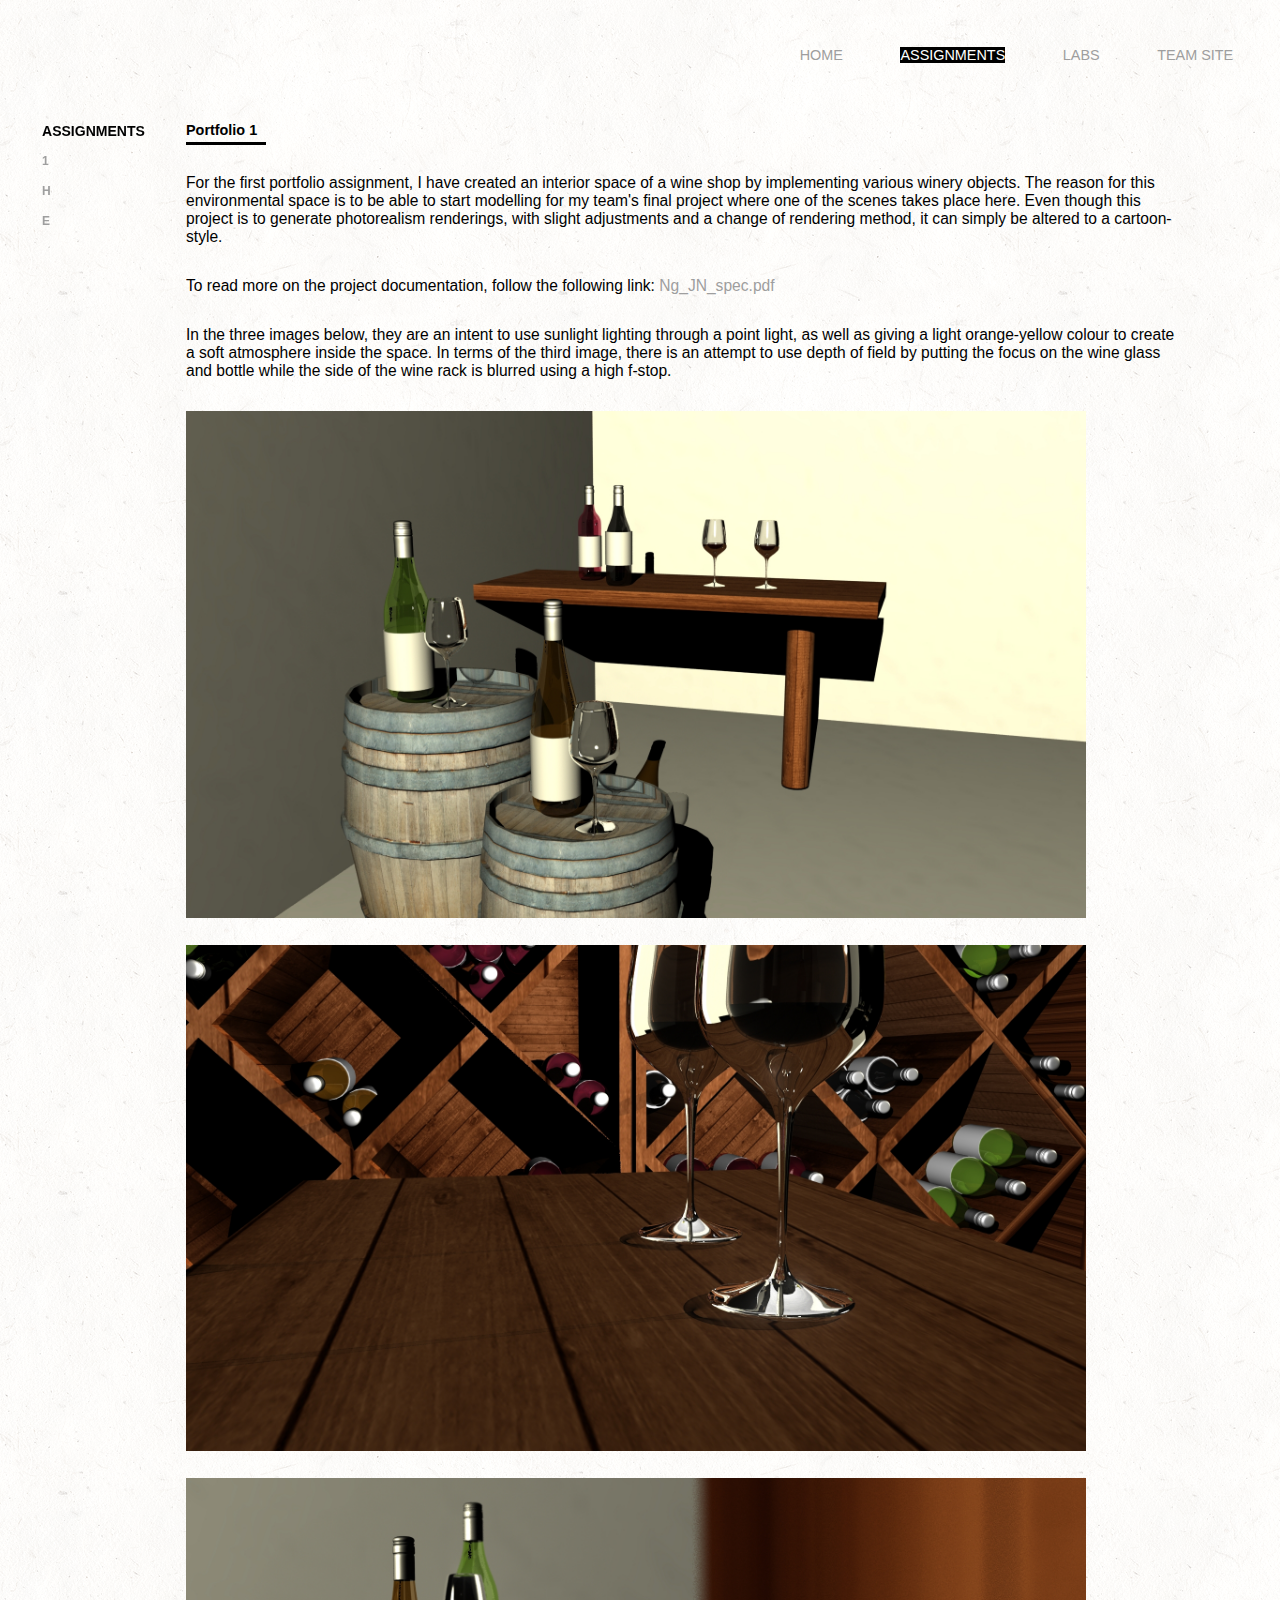
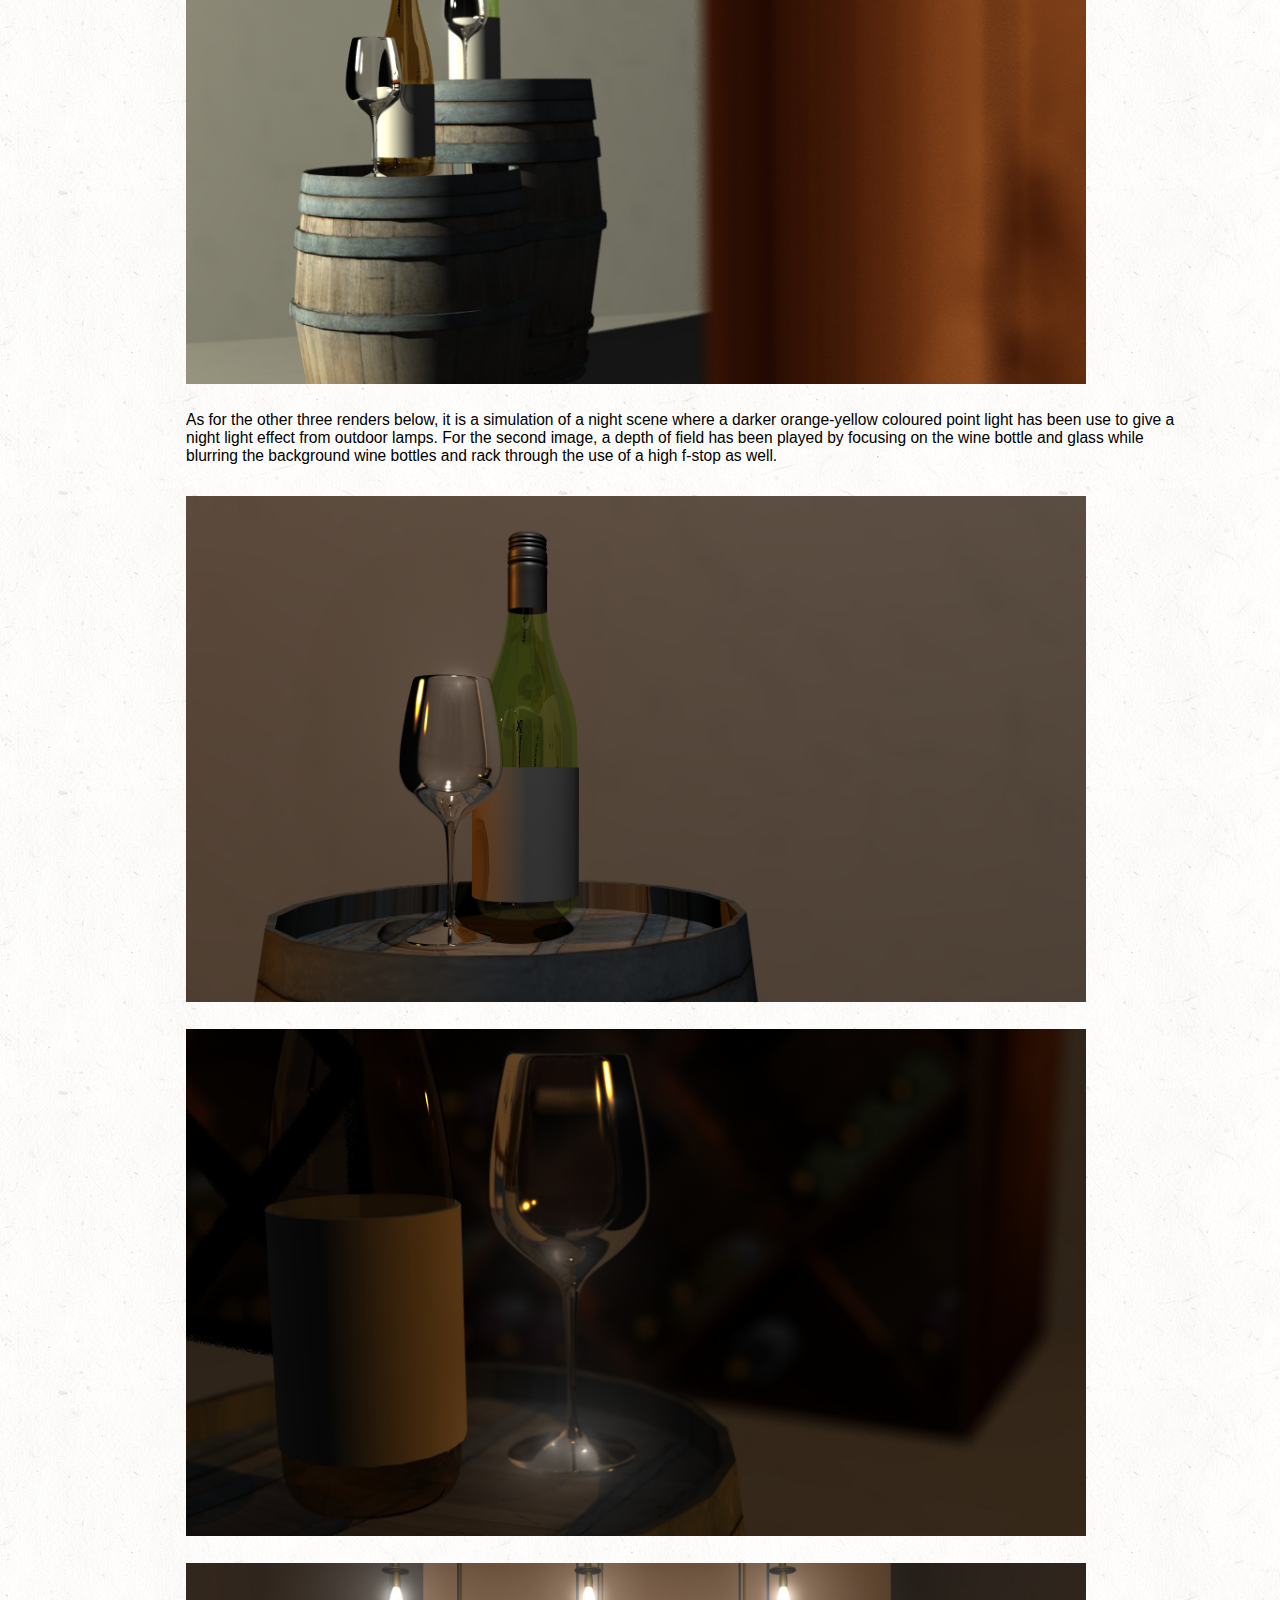
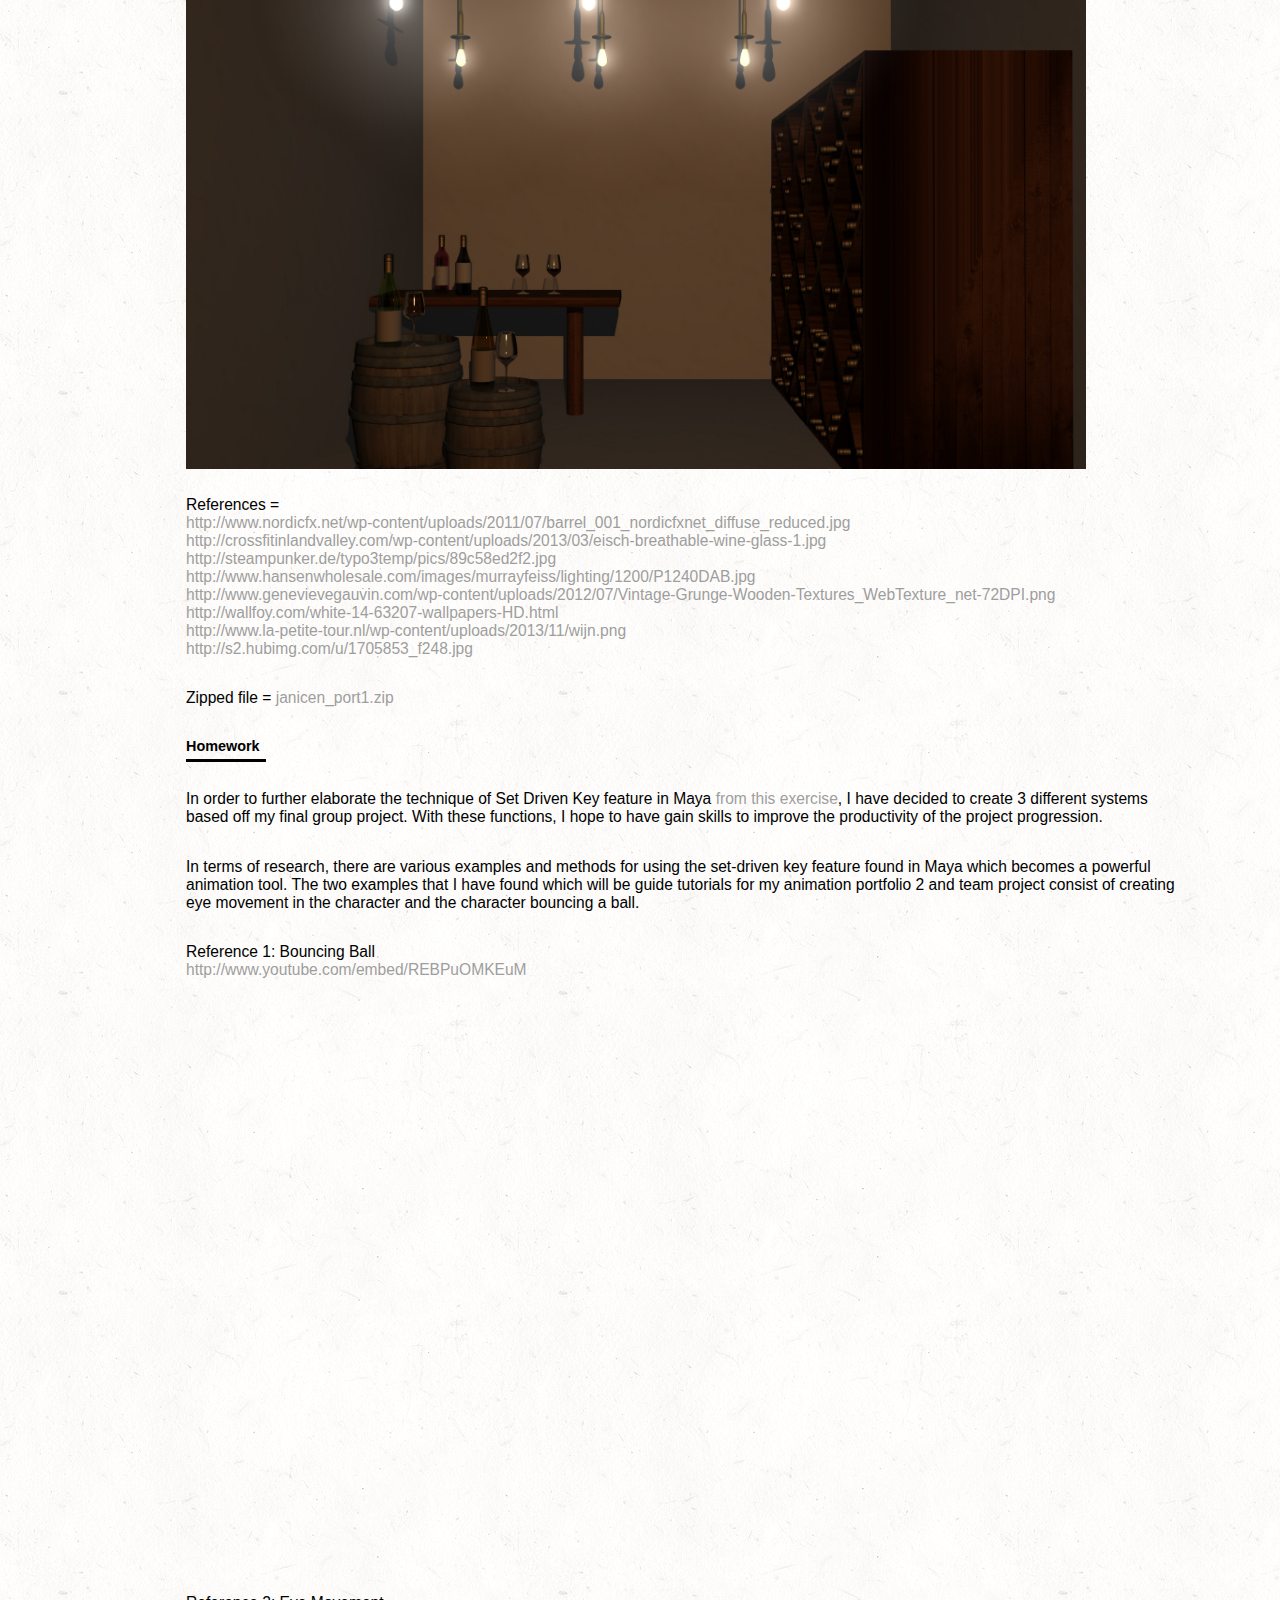
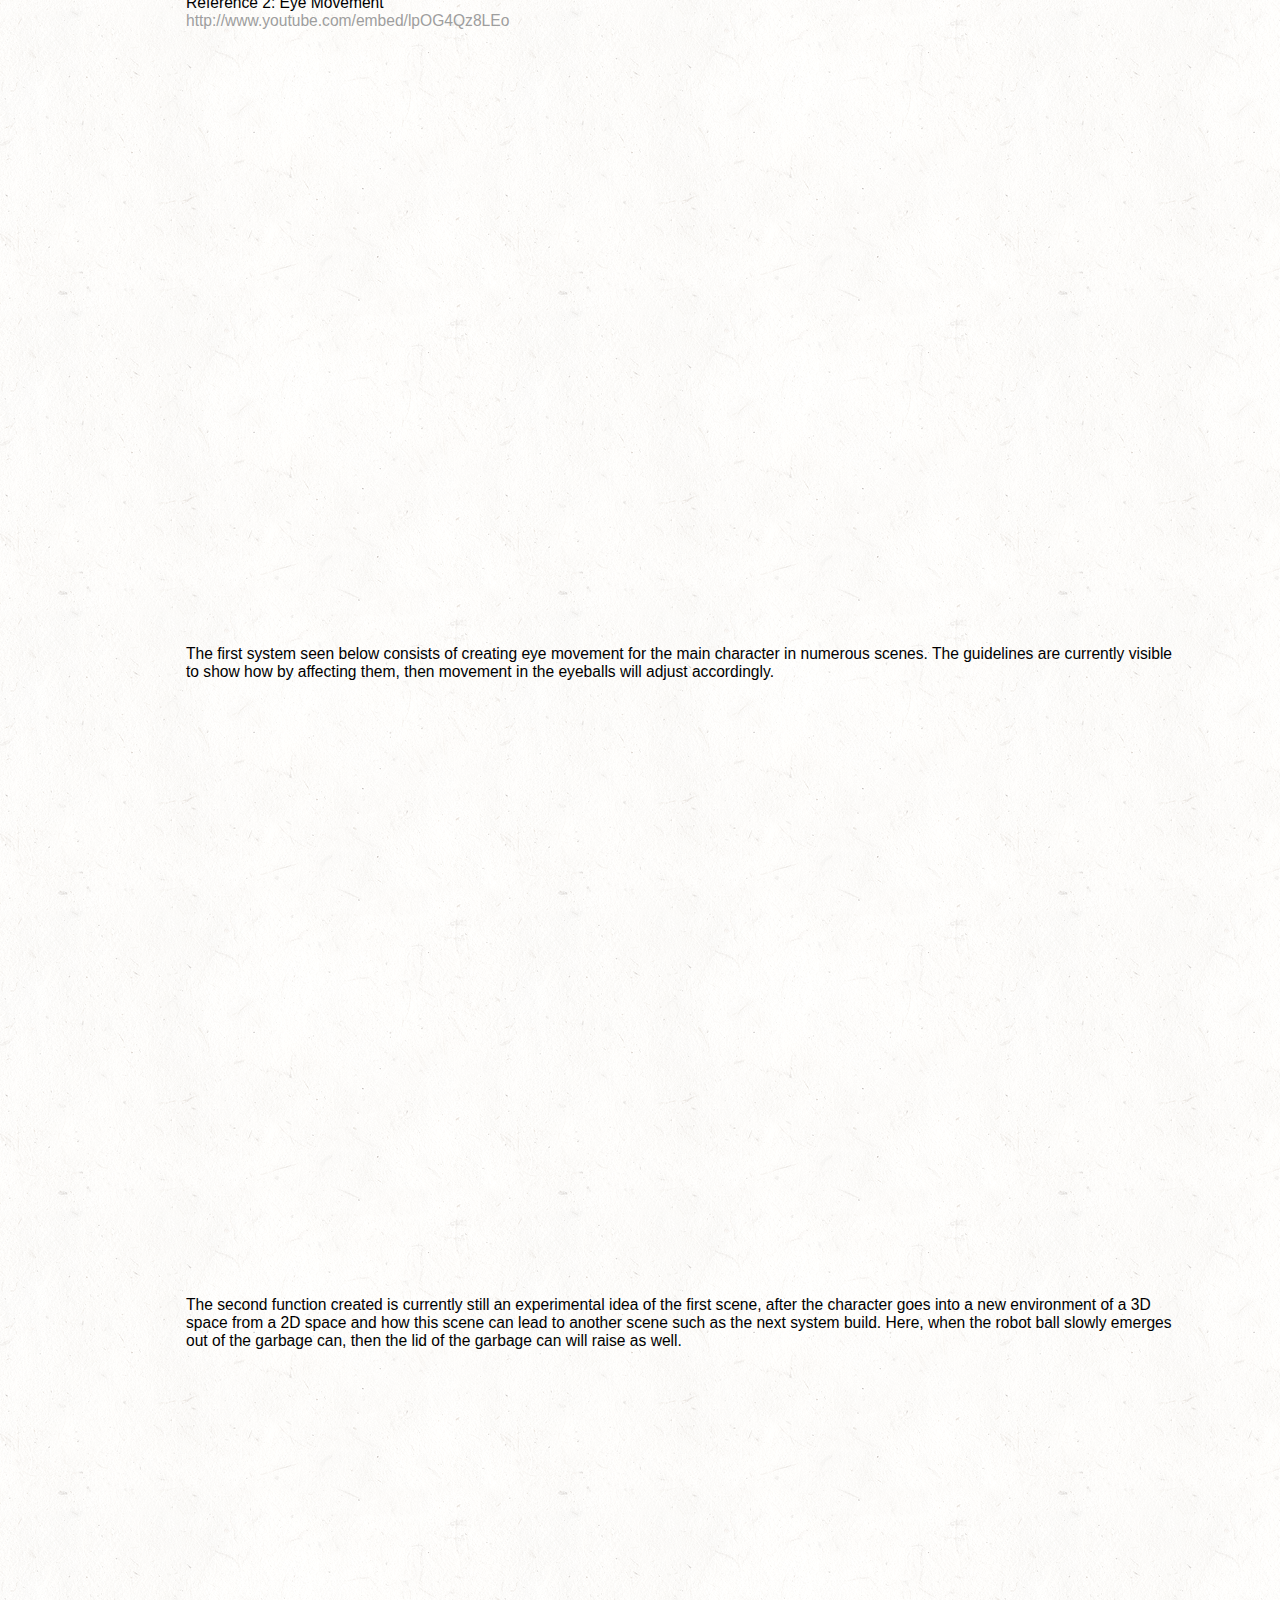
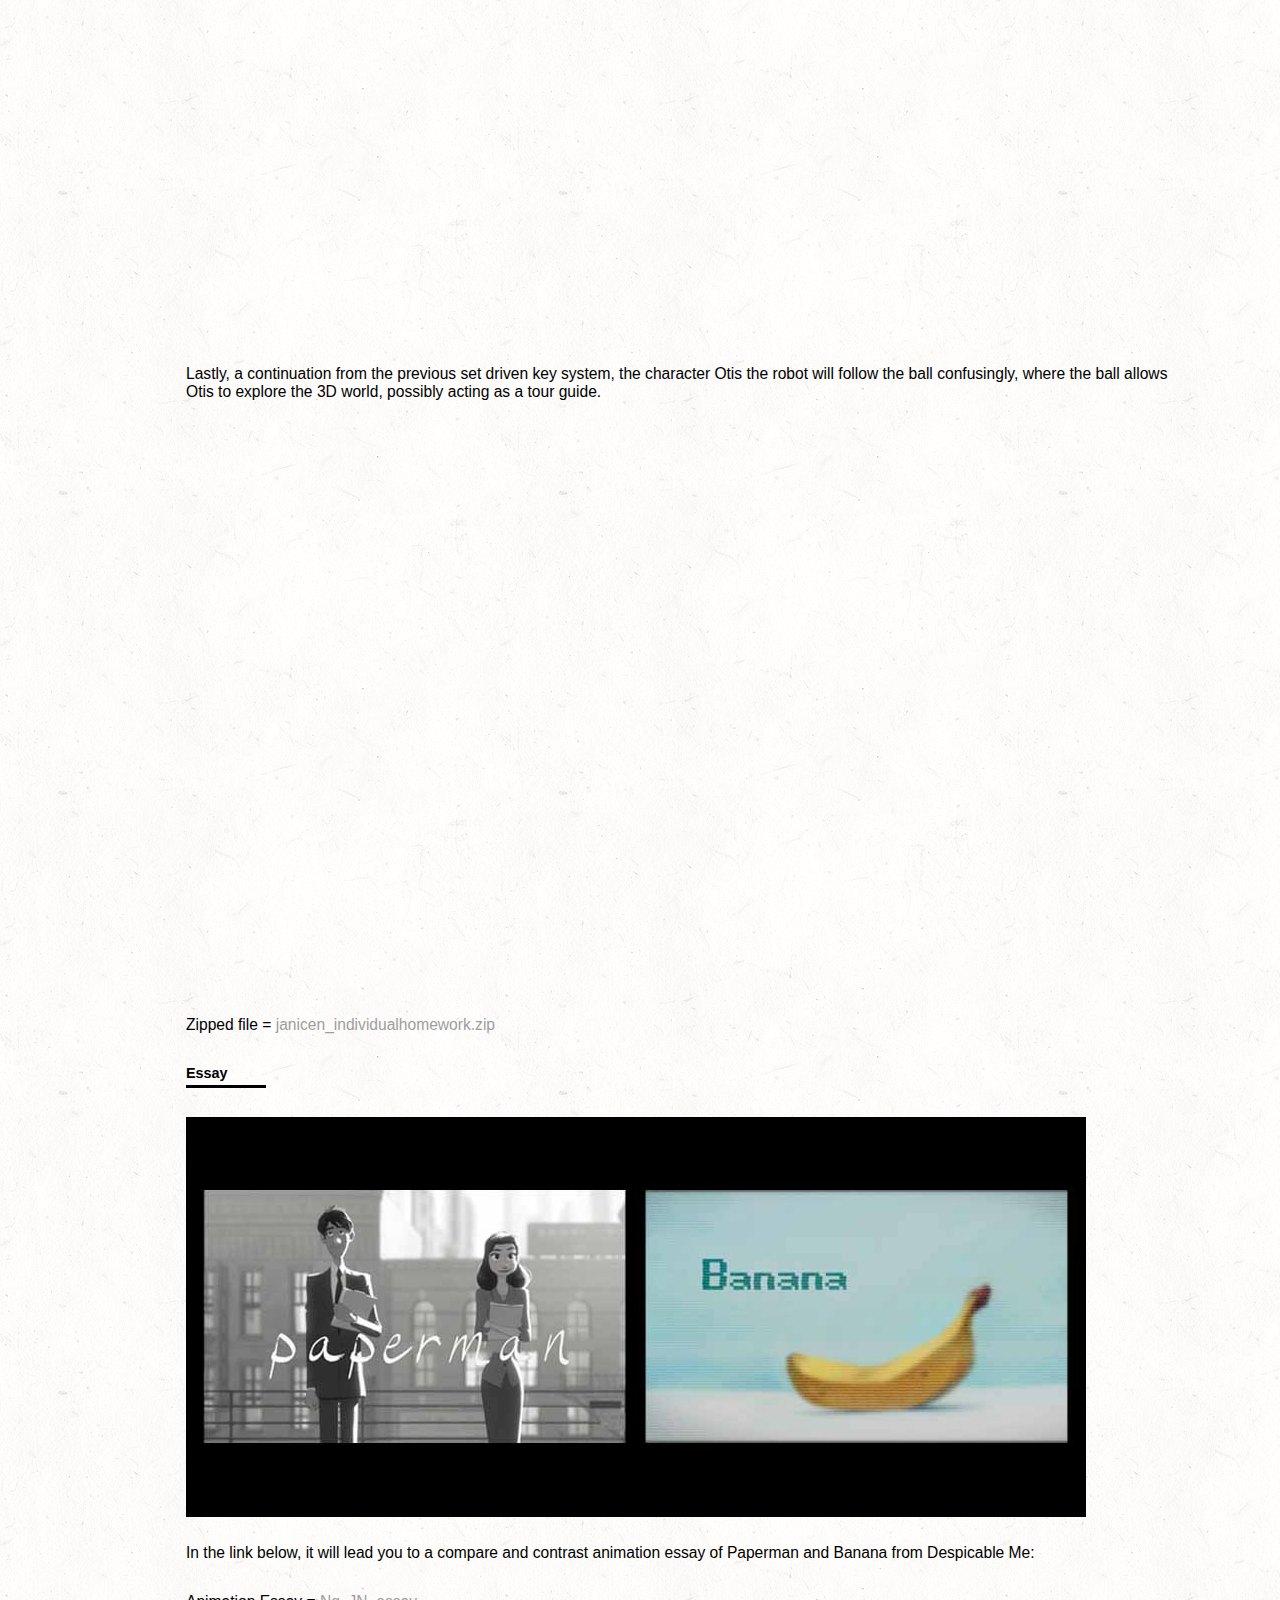
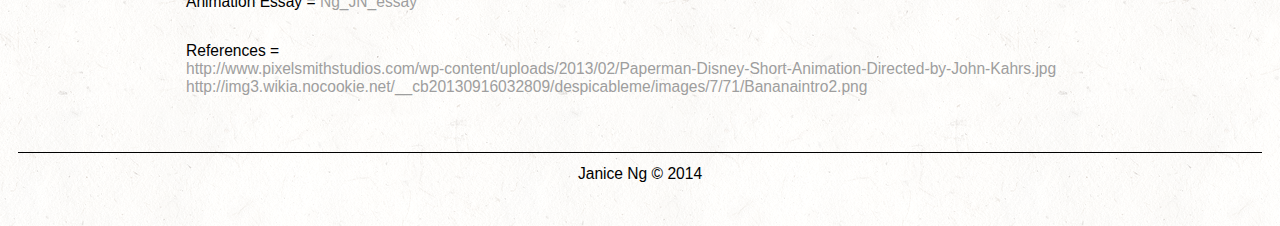
<file: iat343/assignments.html>
<!DOCTYPE html>

<!-- 
	Janice Ng
	IAT 343: D101
	Individual Portfolio Website
	HTML file: Assignments Page

-->

<html>

<head>

	<meta charset="UTF-8">
	<meta name="viewport" content="width=device-width">

	<title>JN Animation Portfolio | Assignments </title>

	<!-- CSS -->

	<!-- Main stylesheet -->
	<link rel="stylesheet" href="./css/style.css" type="text/css">

	<!-- Media Query -->

	<!-- FONT --> 

</head>

<body id="assignments">

	<div class="container">

		<!-- Header Start -->
			<header>

				<!-- Navbar Start -->
				<nav>
					<ul>
						<li><a href="http://www.sfu.ca/~janicen/iat343teamfm5.0/">TEAM SITE</a></li>
						<li><a href="labs.html">LABS</a></li>
						<li><a class="onpage" href="assignments.html">ASSIGNMENTS</a></li>
						<li><a href="index.html">HOME</a></li>
						</ul>
				</nav>
				<!-- Navbar End -->

			</header>
			<!-- Header End -->

		<!-- Content Start -->
		<div class="content">

			<!-- Weekly Navbar Start -->
			<div class="weekly">
				<h3>ASSIGNMENTS</h3>
				<h4><a href="#w1"> 1 </a><br><a href="#w2"> H </a><br><a href="#w3"> E </a></h4>
			</div>
			<!-- Weekly Navbar End -->

			<!-- Sections Start -->

			<div class="sectionwrapper">

			<!-- Assignment 1: Start -->
			<section id="w1">
				<h2>Portfolio 1</h2>

				<p>For the first portfolio assignment, I have created an interior space of a wine shop by implementing various winery objects.  The reason for this environmental space is to be able to start modelling for my team's final project where one of the scenes takes place here.  Even though this project is to generate photorealism renderings, with slight adjustments and a change of rendering method, it can simply be altered to a cartoon-style. 
				</p>

				<p>To read more on the project documentation, follow the following link: <a href="./doc/Ng_JN_spec.pdf">Ng_JN_spec.pdf</a></p>

				<p>In the three images below, they are an intent to use sunlight lighting through a point light, as well as giving a light orange-yellow colour to create a soft atmosphere inside the space.  In terms of the third image, there is an attempt to use depth of field by putting the focus on the wine glass and bottle while the side of the wine rack is blurred using a high f-stop.     
				</p>

				<img src="./img/Ng_JN_Port01_img01.jpg" width="900" height="400" alt="image1"/>
				<img src="./img/Ng_JN_Port01_img02.jpg" width="900" height="400" alt="image2"/>
				<img src="./img/Ng_JN_Port01_img03.jpg" width="900" height="400" alt="image3"/>

				<p>As for the other three renders below, it is a simulation of a night scene where a darker orange-yellow coloured point light has been use to give a night light effect from outdoor lamps.  For the second image, a depth of field has been played by focusing on the wine bottle and glass while blurring the background wine bottles and rack through the use of a high f-stop as well.  
				</p>

				<img src="./img/Ng_JN_Port01_img04.jpg" width="900" height="400" alt="image4"/>
				<img src="./img/Ng_JN_Port01_img05.jpg" width="900" height="400" alt="image5"/>
				<img src="./img/Ng_JN_Port01_img06.jpg" width="900" height="400" alt="image6"/>
			</section>
			<!-- Assignment 1: End -->

			<p>References = 
				<br><a href="http://www.nordicfx.net/wp-content/uploads/2011/07/barrel_001_nordicfxnet_diffuse_reduced.jpg">http://www.nordicfx.net/wp-content/uploads/2011/07/barrel_001_nordicfxnet_diffuse_reduced.jpg</a>
				<br><a href="http://crossfitinlandvalley.com/wp-content/uploads/2013/03/eisch-breathable-wine-glass-1.jpg">http://crossfitinlandvalley.com/wp-content/uploads/2013/03/eisch-breathable-wine-glass-1.jpg</a>
				<br><a href="http://steampunker.de/typo3temp/pics/89c58ed2f2.jpg">http://steampunker.de/typo3temp/pics/89c58ed2f2.jpg</a>
				<br><a href="http://www.hansenwholesale.com/images/murrayfeiss/lighting/1200/P1240DAB.jpg">http://www.hansenwholesale.com/images/murrayfeiss/lighting/1200/P1240DAB.jpg</a>
				<br><a href="http://www.genevievegauvin.com/wp-content/uploads/2012/07/Vintage-Grunge-Wooden-Textures_WebTexture_net-72DPI.png">http://www.genevievegauvin.com/wp-content/uploads/2012/07/Vintage-Grunge-Wooden-Textures_WebTexture_net-72DPI.png</a>
				<br><a href="http://wallfoy.com/white-14-63207-wallpapers-HD.html">http://wallfoy.com/white-14-63207-wallpapers-HD.html</a>
				<br><a href="http://www.la-petite-tour.nl/wp-content/uploads/2013/11/wijn.png">http://www.la-petite-tour.nl/wp-content/uploads/2013/11/wijn.png</a>
				<br><a href="http://s2.hubimg.com/u/1705853_f248.jpg">http://s2.hubimg.com/u/1705853_f248.jpg</a>
			</p>

			<p>Zipped file = <a href="./doc/Ng_Port1.zip">janicen_port1.zip</a></p>

			<!-- Assignment 2: Start -->
			<section id="w2">
				<h2>Homework</h2>

				<p>In order to further elaborate the technique of Set Driven Key feature in Maya <a href="http://www.sfu.ca/~janicen/iat343/labs.html#w9">from this exercise</a>, I have decided to create 3 different systems based off my final group project.  With these functions, I hope to have gain skills to improve the productivity of the project progression.</p>

				<p>In terms of research, there are various examples and methods for using the set-driven key feature found in Maya which becomes a powerful animation tool. The two examples that I have found which will be guide tutorials for my animation portfolio 2 and team project consist of creating eye movement in the character and the character bouncing a ball.</p>

				<p>Reference 1: Bouncing Ball
					<br><a href="http://www.youtube.com/embed/lpOG4Qz8LEo">http://www.youtube.com/embed/REBPuOMKEuM</a>
				</p>

				<!-- Video Player Start -->
				<div class="video">
					<iframe src="http://www.youtube.com/embed/REBPuOMKEuM" width="1000" height="500"></iframe>
				</div>
				<!-- Video Player End -->

				<p>Reference 2: Eye Movement
					<br><a href="http://www.youtube.com/embed/lpOG4Qz8LEo">http://www.youtube.com/embed/lpOG4Qz8LEo</a>
				</p>

				<!-- Video Player Start -->
				<div class="video">
					<iframe src="http://www.youtube.com/embed/lpOG4Qz8LEo" width="1000" height="500"></iframe>
				</div>
				<!-- Video Player End -->

				<p>The first system seen below consists of creating eye movement for the main character in numerous scenes.  The guidelines are currently visible to show how by affecting them, then movement in the eyeballs will adjust accordingly.</p>

				<!-- Video Player Start -->
				<div class="video">
					<iframe src="http://www.youtube.com/embed/sehiORddRLw" width="1000" height="500"></iframe>
				</div>
				<!-- Video Player End -->

				<p>The second function created is currently still an experimental idea of the first scene, after the character goes into a new environment of a 3D space from a 2D space and how this scene can lead to another scene such as the next system build.  Here, when the robot ball slowly emerges out of the garbage can, then the lid of the garbage can will raise as well.</p>

				<!-- Video Player Start -->
				<div class="video">
					<iframe src="http://www.youtube.com/embed/S8rut29d18o" width="1000" height="500"></iframe>
				</div>
				<!-- Video Player End -->

				<p>Lastly, a continuation from the previous set driven key system, the character Otis the robot will follow the ball confusingly, where the ball allows Otis to explore the 3D world, possibly acting as a tour guide.</p>

				<!-- Video Player Start -->
				<div class="video">
					<iframe src="http://www.youtube.com/embed/FHdyItjDf4I" width="1000" height="500"></iframe>
				</div>
				<!-- Video Player End -->

				<p>Zipped file = <a href="./doc/Ng_individualhomework.zip">janicen_individualhomework.zip</a></p>

			</section>
			<!-- Assignment 2: End -->

			<!-- Assignment 3: Start -->
			<section id="w3">

				<h2>Essay</h2>

				<img src="./img/comparison.jpg" width="900" height="400" alt="image1"/>

				<p>In the link below, it will lead you to a compare and contrast animation essay of Paperman and Banana from Despicable Me:</p>

				<p>Animation Essay = <a href="./doc/Ng_JN_essay.pdf">Ng_JN_essay</a></p>

				<p>References = 
				<br><a href="http://www.pixelsmithstudios.com/wp-content/uploads/2013/02/Paperman-Disney-Short-Animation-Directed-by-John-Kahrs.jpg">http://www.pixelsmithstudios.com/wp-content/uploads/2013/02/Paperman-Disney-Short-Animation-Directed-by-John-Kahrs.jpg</a>
				<br><a href="http://img3.wikia.nocookie.net/__cb20130916032809/despicableme/images/7/71/Bananaintro2.png">http://img3.wikia.nocookie.net/__cb20130916032809/despicableme/images/7/71/Bananaintro2.png</a>

			</section>
			<!-- Assignment 3: End -->

			</div>
			<!-- Sections End -->

		</div>
		<!-- Content End -->

		<!-- Footer Start -->
		<footer>
			<p>Janice Ng &copy; 2014</p>
		</footer>
		<!-- Footer End -->

	</div>

</body>

</html>
</file>
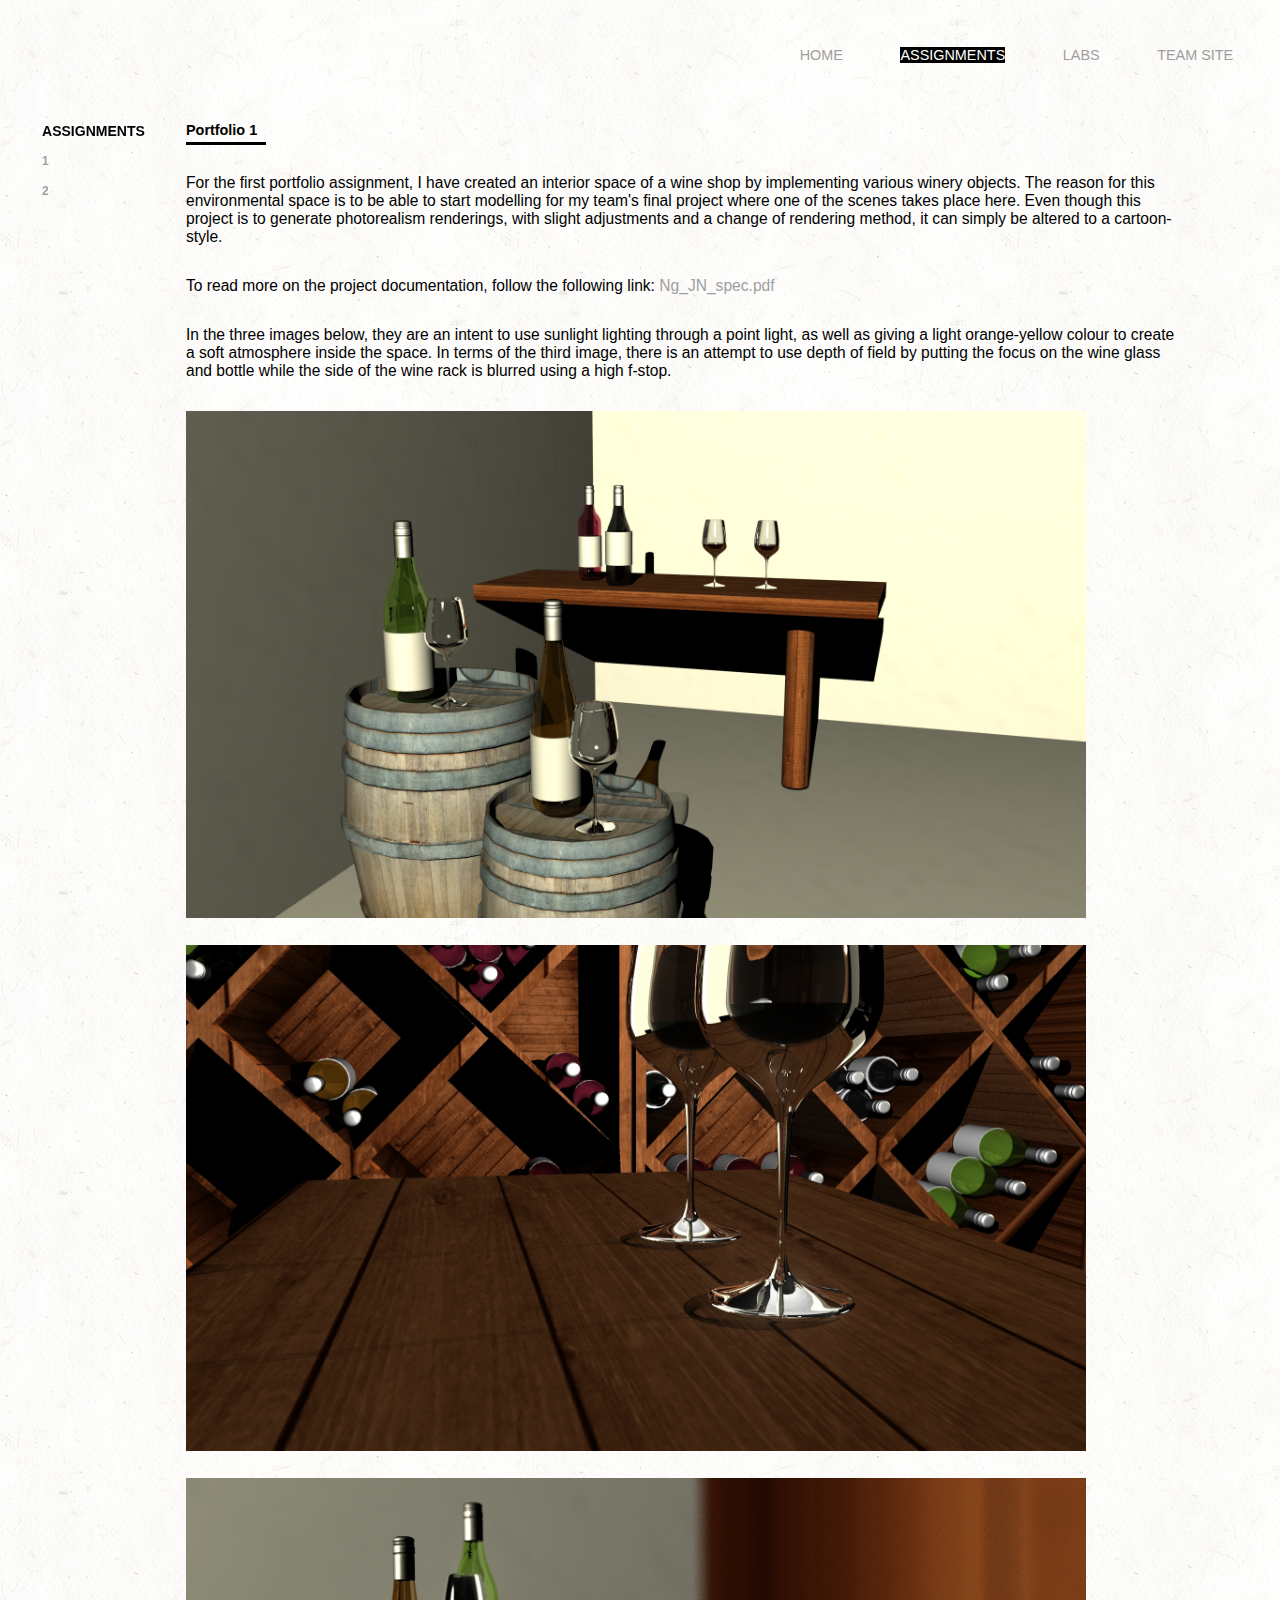
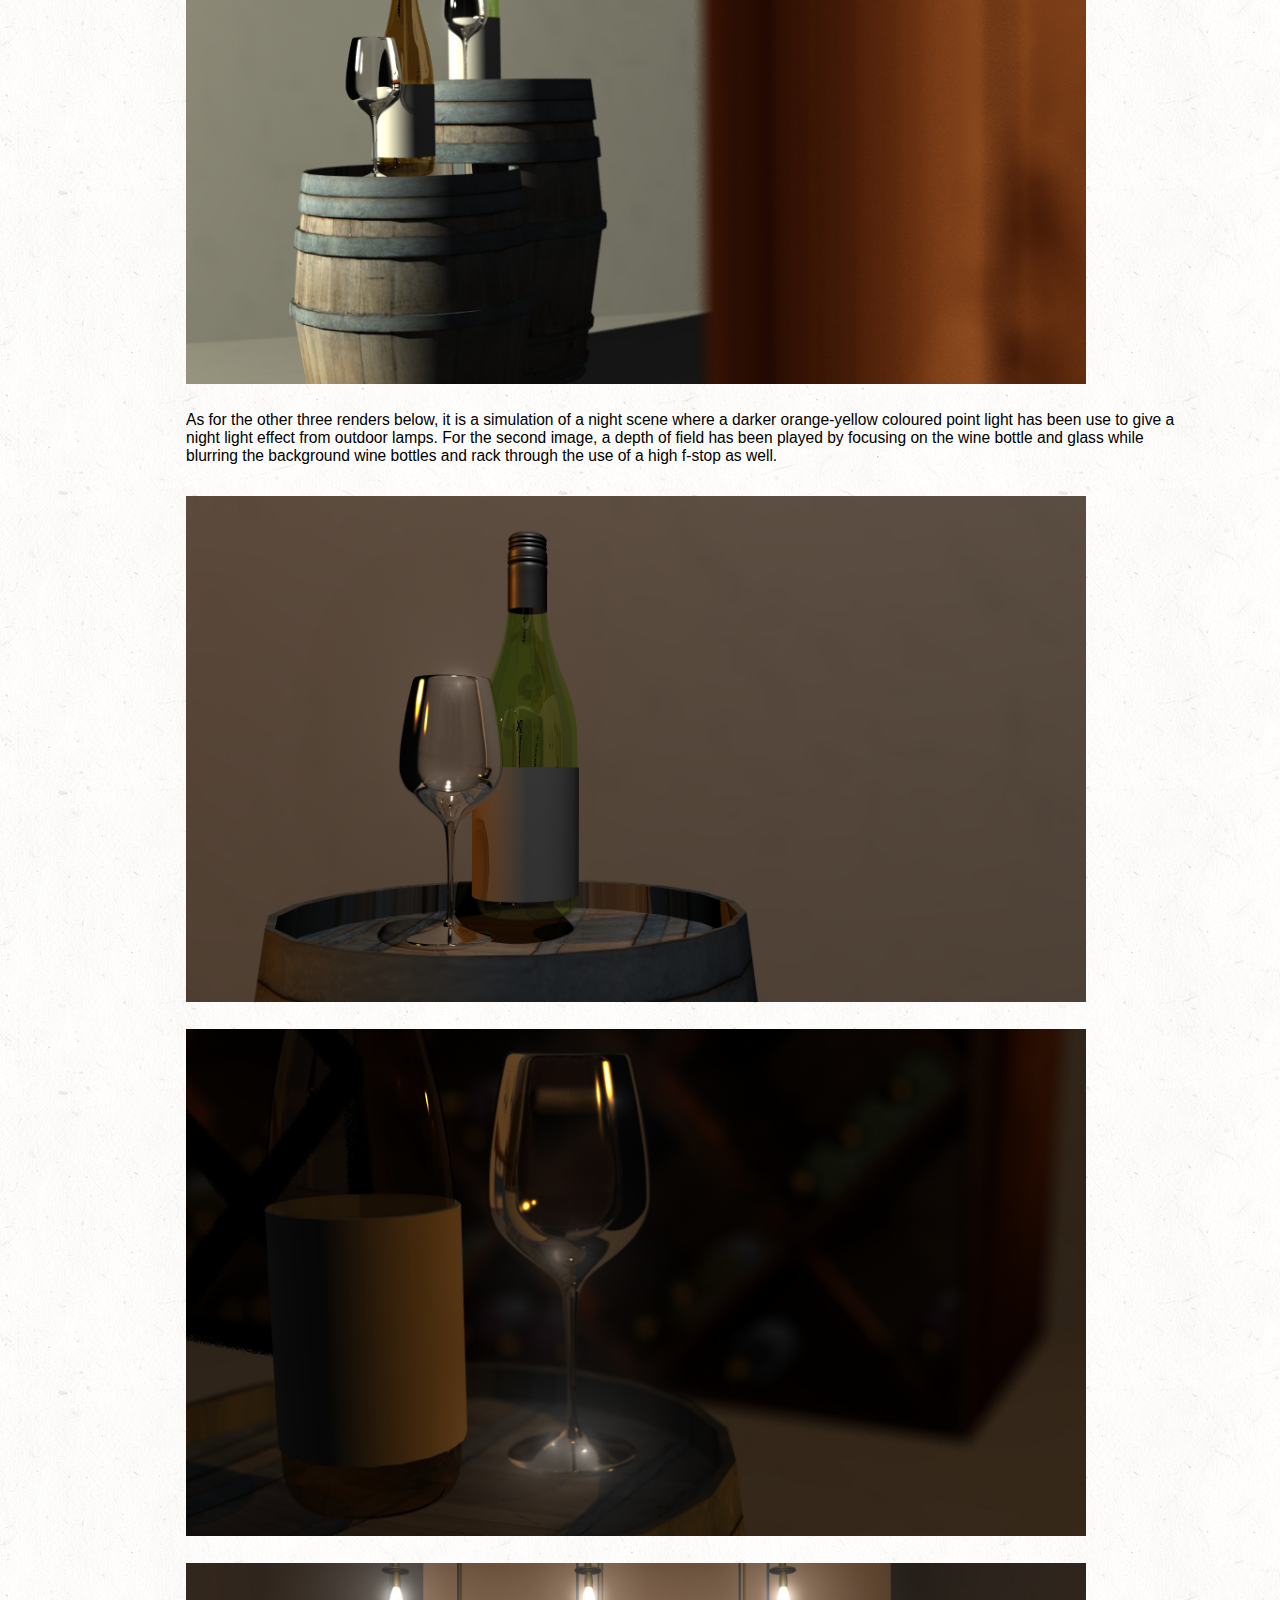
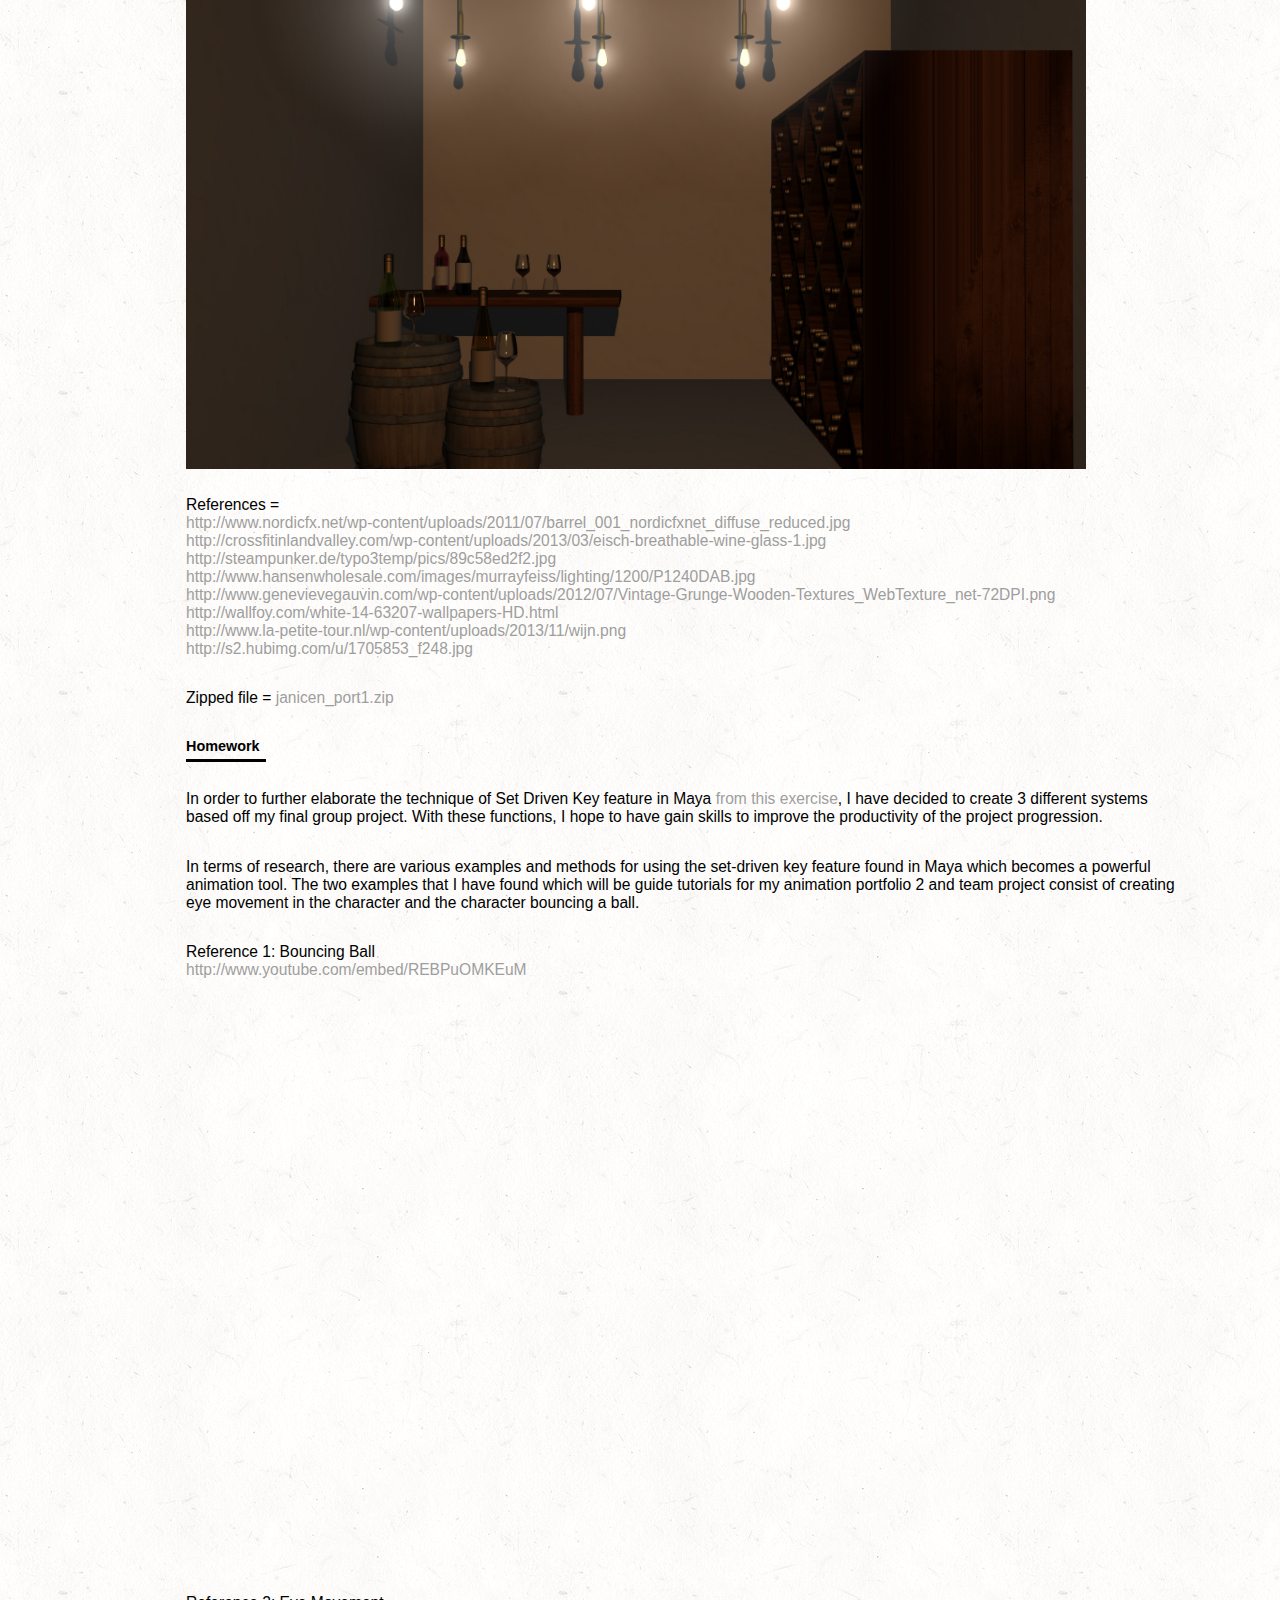
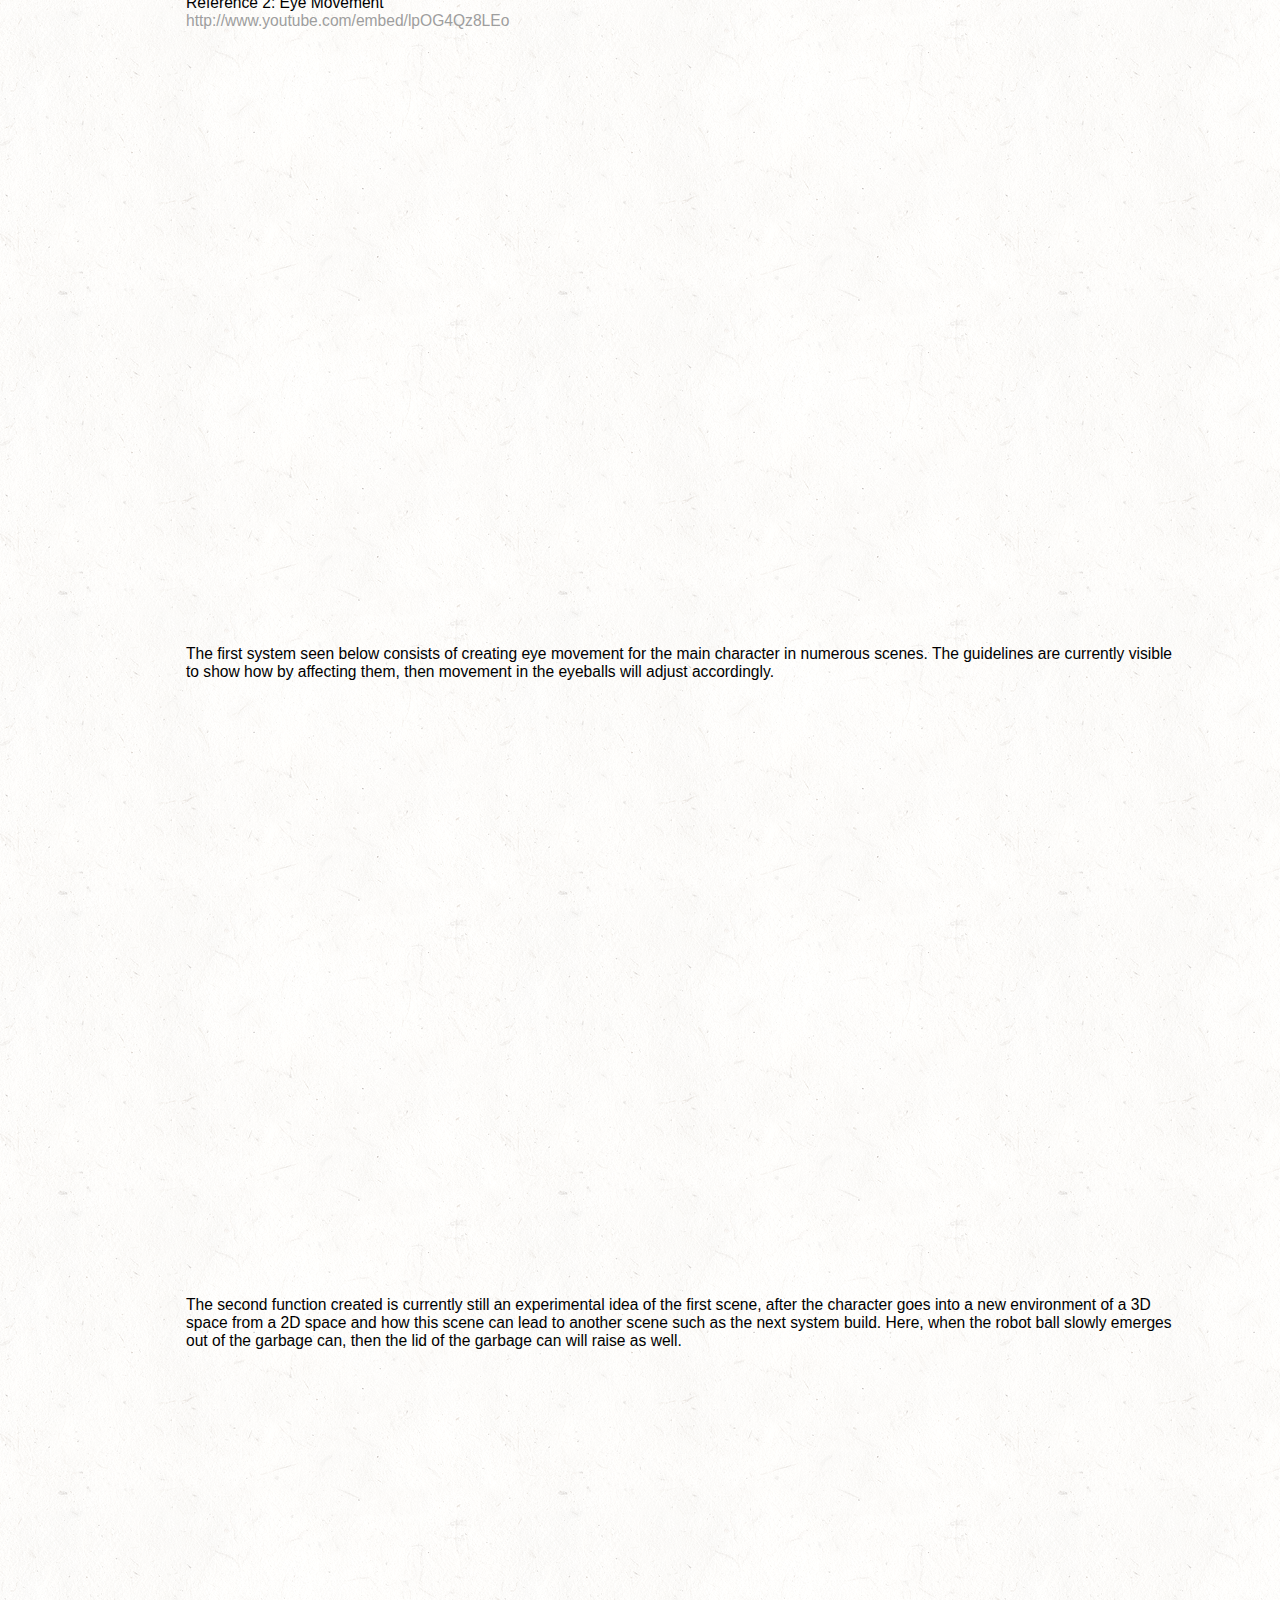
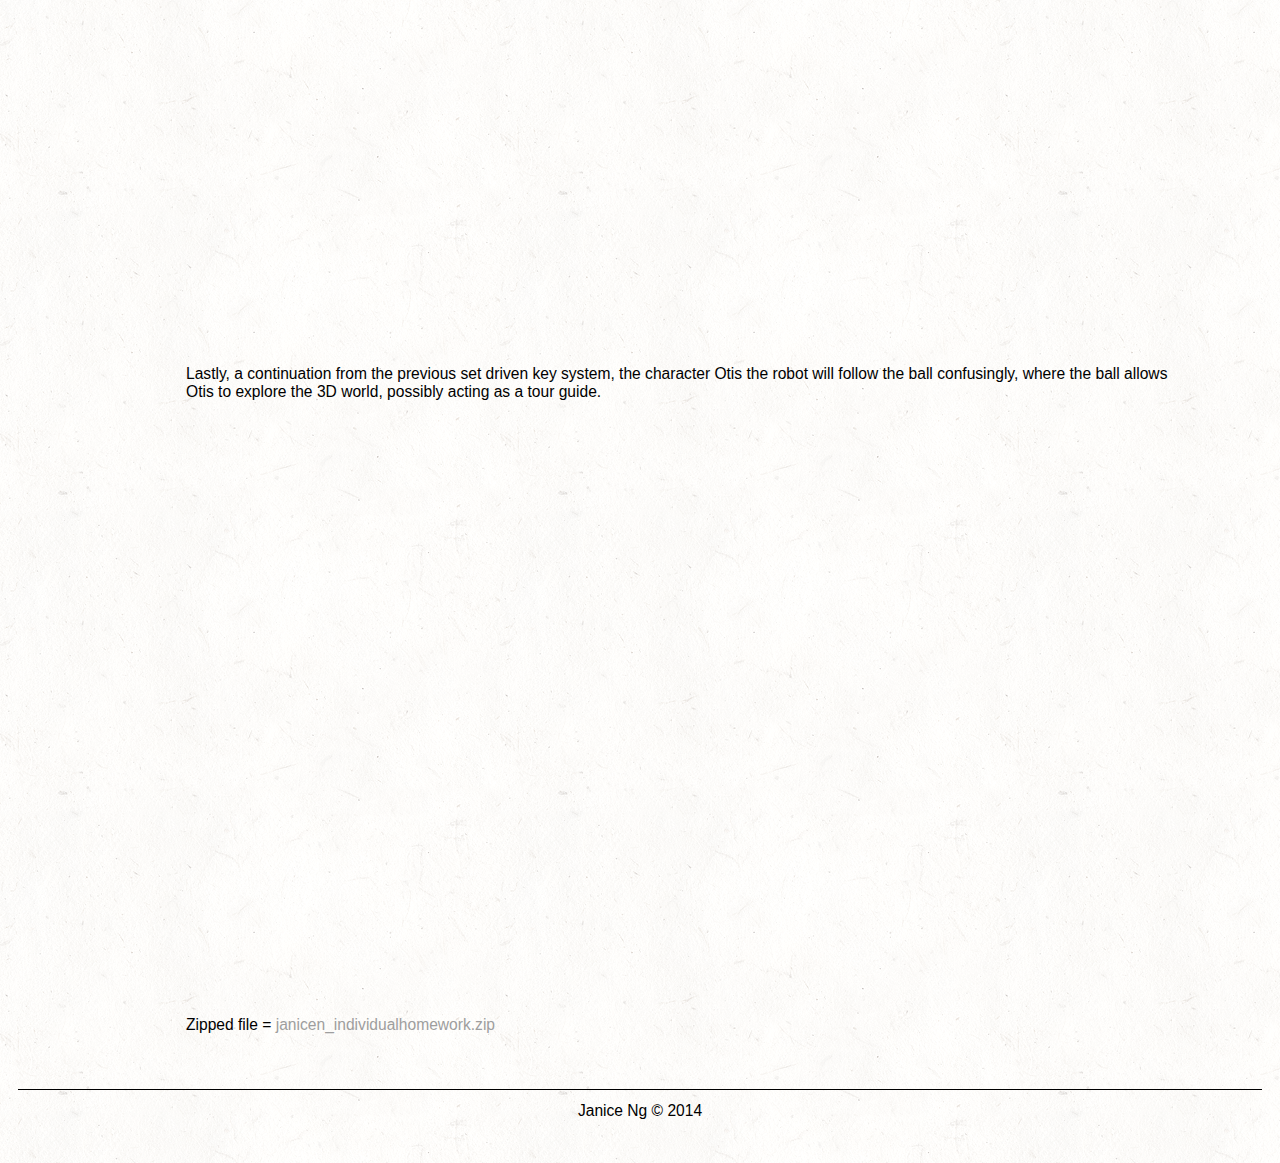
<file: iat343/portfolios.html>
<!DOCTYPE html>

<!-- 
	Janice Ng
	IAT 343: D101
	Individual Portfolio Website
	HTML file: Assignments Page

-->

<html>

<head>

	<meta charset="UTF-8">
	<meta name="viewport" content="width=device-width">

	<title>JN Animation Portfolio | Assignments </title>

	<!-- CSS -->

	<!-- Main stylesheet -->
	<link rel="stylesheet" href="./css/style.css" type="text/css">

	<!-- Media Query -->

	<!-- FONT --> 

</head>

<body id="assignments">

	<div class="container">

		<!-- Header Start -->
			<header>

				<!-- Navbar Start -->
				<nav>
					<ul>
						<li><a href="http://www.sfu.ca/~janicen/iat343teamfm5.0/">TEAM SITE</a></li>
						<li><a href="labs.html">LABS</a></li>
						<li><a class="onpage" href="portfolios.html">ASSIGNMENTS</a></li>
						<li><a href="index.html">HOME</a></li>
						</ul>
				</nav>
				<!-- Navbar End -->

			</header>
			<!-- Header End -->

		<!-- Content Start -->
		<div class="content">

			<!-- Weekly Navbar Start -->
			<div class="weekly">
				<h3>ASSIGNMENTS</h3>
				<h4><a href="#w1"> 1 </a><br><a href="#w2"> 2 </a></h4>
			</div>
			<!-- Weekly Navbar End -->

			<!-- Sections Start -->

			<div class="sectionwrapper">

			<!-- Assignment 1: Start -->
			<section id="w1">
				<h2>Portfolio 1</h2>

				<p>For the first portfolio assignment, I have created an interior space of a wine shop by implementing various winery objects.  The reason for this environmental space is to be able to start modelling for my team's final project where one of the scenes takes place here.  Even though this project is to generate photorealism renderings, with slight adjustments and a change of rendering method, it can simply be altered to a cartoon-style. 
				</p>

				<p>To read more on the project documentation, follow the following link: <a href="./doc/Ng_JN_spec.pdf">Ng_JN_spec.pdf</a></p>

				<p>In the three images below, they are an intent to use sunlight lighting through a point light, as well as giving a light orange-yellow colour to create a soft atmosphere inside the space.  In terms of the third image, there is an attempt to use depth of field by putting the focus on the wine glass and bottle while the side of the wine rack is blurred using a high f-stop.     
				</p>

				<img src="./img/Ng_JN_Port01_img01.jpg" width="900" height="400" alt="image1"/>
				<img src="./img/Ng_JN_Port01_img02.jpg" width="900" height="400" alt="image2"/>
				<img src="./img/Ng_JN_Port01_img03.jpg" width="900" height="400" alt="image3"/>

				<p>As for the other three renders below, it is a simulation of a night scene where a darker orange-yellow coloured point light has been use to give a night light effect from outdoor lamps.  For the second image, a depth of field has been played by focusing on the wine bottle and glass while blurring the background wine bottles and rack through the use of a high f-stop as well.  
				</p>

				<img src="./img/Ng_JN_Port01_img04.jpg" width="900" height="400" alt="image4"/>
				<img src="./img/Ng_JN_Port01_img05.jpg" width="900" height="400" alt="image5"/>
				<img src="./img/Ng_JN_Port01_img06.jpg" width="900" height="400" alt="image6"/>
			</section>
			<!-- Assignment 1: End -->

			<p>References = 
				<br><a href="http://www.nordicfx.net/wp-content/uploads/2011/07/barrel_001_nordicfxnet_diffuse_reduced.jpg">http://www.nordicfx.net/wp-content/uploads/2011/07/barrel_001_nordicfxnet_diffuse_reduced.jpg</a>
				<br><a href="http://crossfitinlandvalley.com/wp-content/uploads/2013/03/eisch-breathable-wine-glass-1.jpg">http://crossfitinlandvalley.com/wp-content/uploads/2013/03/eisch-breathable-wine-glass-1.jpg</a>
				<br><a href="http://steampunker.de/typo3temp/pics/89c58ed2f2.jpg">http://steampunker.de/typo3temp/pics/89c58ed2f2.jpg</a>
				<br><a href="http://www.hansenwholesale.com/images/murrayfeiss/lighting/1200/P1240DAB.jpg">http://www.hansenwholesale.com/images/murrayfeiss/lighting/1200/P1240DAB.jpg</a>
				<br><a href="http://www.genevievegauvin.com/wp-content/uploads/2012/07/Vintage-Grunge-Wooden-Textures_WebTexture_net-72DPI.png">http://www.genevievegauvin.com/wp-content/uploads/2012/07/Vintage-Grunge-Wooden-Textures_WebTexture_net-72DPI.png</a>
				<br><a href="http://wallfoy.com/white-14-63207-wallpapers-HD.html">http://wallfoy.com/white-14-63207-wallpapers-HD.html</a>
				<br><a href="http://www.la-petite-tour.nl/wp-content/uploads/2013/11/wijn.png">http://www.la-petite-tour.nl/wp-content/uploads/2013/11/wijn.png</a>
				<br><a href="http://s2.hubimg.com/u/1705853_f248.jpg">http://s2.hubimg.com/u/1705853_f248.jpg</a>
			</p>

			<p>Zipped file = <a href="./doc/Ng_Port1.zip">janicen_port1.zip</a></p>

			<!-- Assignment 2: Start -->
			<section id="w2">
				<h2>Homework</h2>

				<p>In order to further elaborate the technique of Set Driven Key feature in Maya <a href="http://www.sfu.ca/~janicen/iat343/labs.html#w9">from this exercise</a>, I have decided to create 3 different systems based off my final group project.  With these functions, I hope to have gain skills to improve the productivity of the project progression.</p>

				<p>In terms of research, there are various examples and methods for using the set-driven key feature found in Maya which becomes a powerful animation tool. The two examples that I have found which will be guide tutorials for my animation portfolio 2 and team project consist of creating eye movement in the character and the character bouncing a ball.</p>

				<p>Reference 1: Bouncing Ball
					<br><a href="http://www.youtube.com/embed/lpOG4Qz8LEo">http://www.youtube.com/embed/REBPuOMKEuM</a>
				</p>

				<!-- Video Player Start -->
				<div class="video">
					<iframe src="http://www.youtube.com/embed/REBPuOMKEuM" width="1000" height="500"></iframe>
				</div>
				<!-- Video Player End -->

				<p>Reference 2: Eye Movement
					<br><a href="http://www.youtube.com/embed/lpOG4Qz8LEo">http://www.youtube.com/embed/lpOG4Qz8LEo</a>
				</p>

				<!-- Video Player Start -->
				<div class="video">
					<iframe src="http://www.youtube.com/embed/lpOG4Qz8LEo" width="1000" height="500"></iframe>
				</div>
				<!-- Video Player End -->

				<p>The first system seen below consists of creating eye movement for the main character in numerous scenes.  The guidelines are currently visible to show how by affecting them, then movement in the eyeballs will adjust accordingly.</p>

				<!-- Video Player Start -->
				<div class="video">
					<iframe src="http://www.youtube.com/embed/sehiORddRLw" width="1000" height="500"></iframe>
				</div>
				<!-- Video Player End -->

				<p>The second function created is currently still an experimental idea of the first scene, after the character goes into a new environment of a 3D space from a 2D space and how this scene can lead to another scene such as the next system build.  Here, when the robot ball slowly emerges out of the garbage can, then the lid of the garbage can will raise as well.</p>

				<!-- Video Player Start -->
				<div class="video">
					<iframe src="http://www.youtube.com/embed/S8rut29d18o" width="1000" height="500"></iframe>
				</div>
				<!-- Video Player End -->

				<p>Lastly, a continuation from the previous set driven key system, the character Otis the robot will follow the ball confusingly, where the ball allows Otis to explore the 3D world, possibly acting as a tour guide.</p>

				<!-- Video Player Start -->
				<div class="video">
					<iframe src="http://www.youtube.com/embed/FHdyItjDf4I" width="1000" height="500"></iframe>
				</div>
				<!-- Video Player End -->

				<p>Zipped file = <a href="./doc/Ng_individualhomework.zip">janicen_individualhomework.zip</a></p>

			</section>
			<!-- Assignment 2: End -->

			</div>
			<!-- Sections End -->

		</div>
		<!-- Content End -->

		<!-- Footer Start -->
		<footer>
			<p>Janice Ng &copy; 2014</p>
		</footer>
		<!-- Footer End -->

	</div>

</body>

</html>
</file>
<file: iat343/css/style.css>
/*

	Janice Ng
	IAT 343: D101
	Individual Portfolio Website
	CSS file: Main Style

	1.Base 2.Grid 3.Layout 4.Links

*/

/* ================================================================ 
	BASE START 
================================================================  */

html, body {
	font-family: 'Arial Black', sans-serif;
	font-size: 12px;
	color: #000000;
	background-image: url('../img/lightpaperfibers.png');
}

html, body, ul, ol, li, form,
h1, h2, h3, h4, h5, h6, p {
	border: 0;
	margin: 0;
	padding: 0;
}

img {
	width: 100%;
	max-width: 900px;
	height: auto;
	padding-bottom: 2em;
}

/* ========== FONTS ========== */

h2 {
	width: 8%;
	margin-bottom: 2em;
	padding-bottom: .3em;
	font-size: 1.2em;
	border-bottom: 3px solid black;
}

p {
	font-family: Arial, sans-serif;
	margin-bottom: 2em;
	font-size: 1.3em;
}

/* ========== NAVBAR ========== */

#home li {
	font-size: 1.5em;
	font-weight: 600;
}

	#assignments li, #labs li {
		font-size: 1.2em;
	}

#home ul {
	text-align: center;
}

#home ul li {
	display: inline-block;
	padding: 5em 3em;
}

	#assignments li, #labs li {
		list-style: none;
		float: right;
		padding: 2em;

	}

	.weekly {
		width: 3%;
		text-align: left;
		line-height: 2.5em;
		position: fixed;
	}

/* ================================================================ 
	BASE END
================================================================  */



/* ================================================================ 
	GRID START
================================================================  */

/* ========== CONTAINER ========== */

.container {
	margin: 0em auto;
	padding: 1.5em;
	max-width: 1280px;
}

/* ================================================================ 
	GRID END
================================================================  */



/* ================================================================ 
	LAYOUT START
================================================================  */

/* ========== CONTENT ========== */

.content {
	width: 100%;
	float: left;
	text-align: center;
	padding: 2em;
}

.logo img {
	max-width: 400px;
	width: 100%;
	height: auto;
	margin-top: 10em;
}

/* ========== SECTIONS ========== */

.sectionwrapper {
	width: 80%;
	float: left;
	text-align: left;
	margin: .5em 0 0 12em;
}

/* ========== FOOTER ========== */

footer {
	width: 100%;
	float: left;
	text-align: center;
	padding: 1em 0;
	border-top: 1px solid black;
}

/* ================================================================ 
	LAYOUT END
================================================================  */



/* ================================================================ 
	LINKS START 
================================================================  */

/* ========== LINKS ========== */

a {
	color: #9E9E9E;
	text-decoration: none;

	/* ========== FADE TRANSITION ========== */
	-webkit-transition:color .3s ease-out, background .5s ease-in;
	-moz-transition:color 	.3s ease-out, background .5s ease-in;
	-o-transition:color 	.3s ease-out, background .5s ease-in;
  	-ms-transition:color 	.3s ease-out, background .5s ease-in;
  		transition:color 	.3s ease-out, background .5s ease-in;
}

	a:hover {
		color: #FFFFFF;
		/*border-bottom: 3px solid black;*/
		background-color: #000000;
	}

	.onpage {
		color: #FFFFFF;
		/*border-bottom: 3px solid black;*/
		background-color: #000000;
	}

/* ================================================================ 
	LINKS END 
================================================================  */

/* =========================================================
 * Video Responsive CSS Styles
 * Based on code found here: http://amobil.se/2011/11/responsive-embeds/
 * ========================================================= */

.video {
	position: relative;
	margin-bottom: 2em;
    padding-bottom: 56.25%;
    height: 0;
    overflow: hidden;
}

	.video iframe,
	.video object,
	.video embed {
	    position: absolute;
	    top: 0;
	    left: 0;
	    width: 100%;
	    height: 100%;
	    border: none;
	}
</file>
